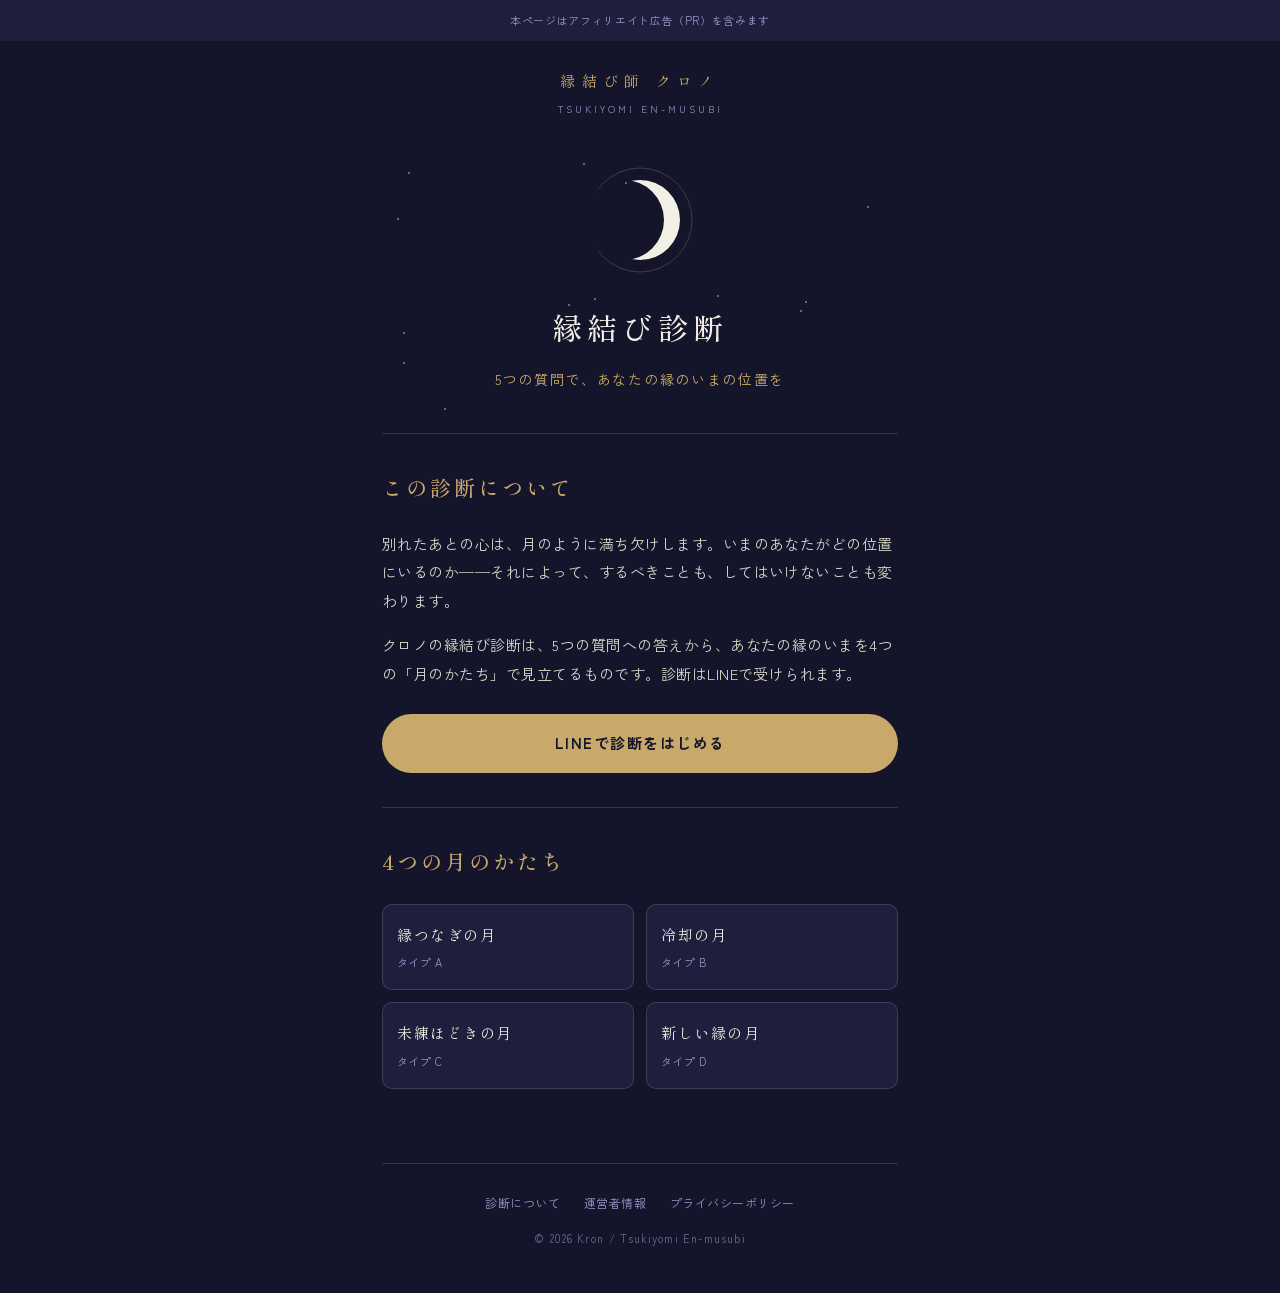
<file: index.html>
<!DOCTYPE html>
<html lang="ja">
<head>
<meta charset="utf-8">
<meta name="viewport" content="width=device-width, initial-scale=1">
<meta name="robots" content="noindex">
<title>縁結び診断｜クロノの縁結び診断</title>
<meta name="description" content="5つの質問から、あなたの縁のいまの位置を4つの月のかたちで診断します。">
<link rel="preconnect" href="https://fonts.googleapis.com">
<link href="https://fonts.googleapis.com/css2?family=Shippori+Mincho:wght@500;600&family=Zen+Kaku+Gothic+New:wght@400;700&display=swap" rel="stylesheet">
<link rel="stylesheet" href="css/style.css">

<script async src="https://www.googletagmanager.com/gtag/js?id=G-Y9PXY6FEEC"></script>
<script>
  window.dataLayer = window.dataLayer || [];
  function gtag(){dataLayer.push(arguments);}
  gtag('js', new Date());

  gtag('config', 'G-Y9PXY6FEEC');
</script>

</head>
<body>
<div class="pr-note">本ページはアフィリエイト広告（PR）を含みます</div>
<header class="site">
  <div class="brand">縁結び師 クロノ</div>
  <div class="brand-sub">TSUKIYOMI EN-MUSUBI</div>
</header>
<div class="wrap">

<div class="hero"><div class="stars"><span style="left:39%;top:12%"></span><span style="left:4%;top:77%"></span><span style="left:41%;top:56%"></span><span style="left:50%;top:69%"></span><span style="left:47%;top:18%"></span><span style="left:94%;top:26%"></span><span style="left:36%;top:58%"></span><span style="left:3%;top:30%"></span><span style="left:81%;top:60%"></span><span style="left:5%;top:15%"></span><span style="left:12%;top:92%"></span><span style="left:65%;top:55%"></span><span style="left:4%;top:67%"></span><span style="left:82%;top:57%"></span></div>
  <svg class="moon-svg" width="120" height="120" viewBox="0 0 120 120" role="img" aria-label="月相"><circle cx="60" cy="60" r="52" fill="none" stroke="#c9a96a" stroke-opacity="0.25" stroke-width="1"/><circle cx="60" cy="60" r="40" fill="#f2efe4"/><circle cx="44" cy="60" r="40" fill="#14152b"/></svg>
  <h1 class="type-name" style="font-size:30px">縁結び診断</h1>
  <div class="type-catch">5つの質問で、あなたの縁のいまの位置を</div>
</div>
<section class="reading">
  <h2 class="sec">この診断について</h2>
  <p>別れたあとの心は、月のように満ち欠けします。いまのあなたがどの位置にいるのか──それによって、するべきことも、してはいけないことも変わります。</p>
  <p>クロノの縁結び診断は、5つの質問への答えから、あなたの縁のいまを4つの「月のかたち」で見立てるものです。診断はLINEで受けられます。</p>
  <a class="cta" href="https://line.me/R/ti/p/%40950cnobt" style="margin-top:26px">LINEで診断をはじめる</a>
</section>
<section>
  <h2 class="sec">4つの月のかたち</h2>
  <div class="others"><a href="type-a.html"><div class="o-name">縁つなぎの月</div><div class="o-sub">タイプ A</div></a><a href="type-b.html"><div class="o-name">冷却の月</div><div class="o-sub">タイプ B</div></a><a href="type-c.html"><div class="o-name">未練ほどきの月</div><div class="o-sub">タイプ C</div></a><a href="type-d.html"><div class="o-name">新しい縁の月</div><div class="o-sub">タイプ D</div></a></div>
</section>

<footer class="site">
  <nav>
    <a href="index.html">診断について</a>
    <a href="about.html">運営者情報</a>
    <a href="privacy.html">プライバシーポリシー</a>
  </nav>
  <div class="copy">&copy; 2026 Kron / Tsukiyomi En-musubi</div>
</footer>
</div>

<!-- CTAクリック計測用スクリプト -->
<script>
document.addEventListener('DOMContentLoaded', function() {
  document.querySelectorAll('.cta').forEach(function(button) {
    button.addEventListener('click', function() {
      gtag('event', 'affiliate_click', {
        'link_url': this.href,
        'page_type': document.title
      });
    });
  });
});
</script>
</body>
</html>
</file>
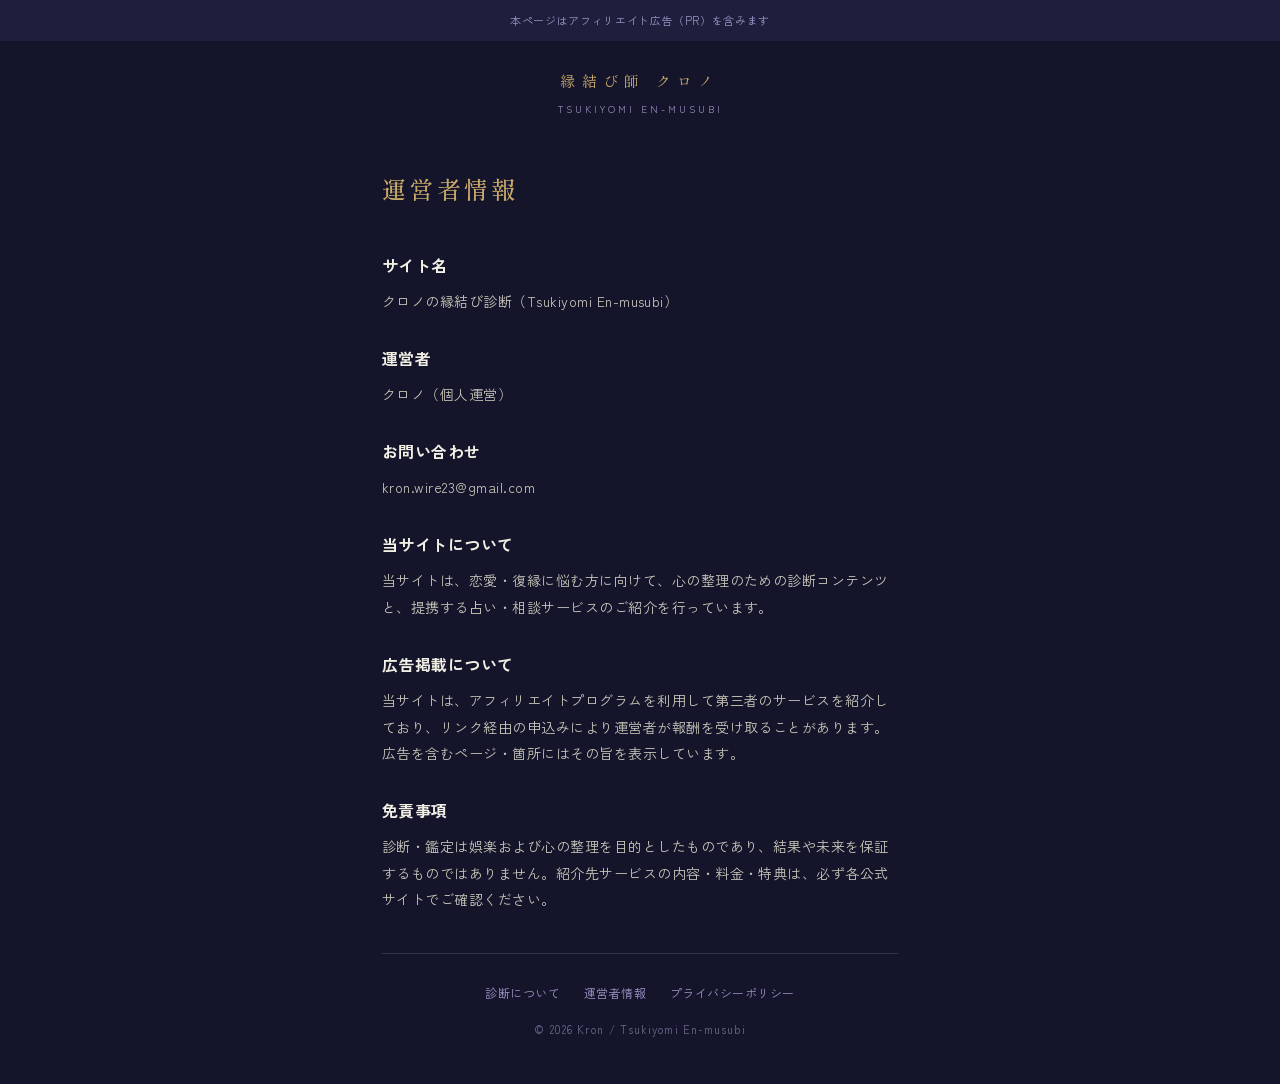
<file: about.html>
<!DOCTYPE html>
<html lang="ja">
<head>
<meta charset="utf-8">
<meta name="viewport" content="width=device-width, initial-scale=1">
<meta name="robots" content="noindex">
<title>運営者情報｜クロノの縁結び診断</title>
<meta name="description" content="当サイトの運営者情報です。">
<link rel="preconnect" href="https://fonts.googleapis.com">
<link href="https://fonts.googleapis.com/css2?family=Shippori+Mincho:wght@500;600&family=Zen+Kaku+Gothic+New:wght@400;700&display=swap" rel="stylesheet">
<link rel="stylesheet" href="css/style.css">

<!-- Google tag (gtag.js) -->
<script async src="https://www.googletagmanager.com/gtag/js?id=G-Y9PXY6FEEC"></script>
<script>
  window.dataLayer = window.dataLayer || [];
  function gtag(){dataLayer.push(arguments);}
  gtag('js', new Date());

  gtag('config', 'G-Y9PXY6FEEC');
</script>

</head>
<body>
<div class="pr-note">本ページはアフィリエイト広告（PR）を含みます</div>
<header class="site">
  <div class="brand">縁結び師 クロノ</div>
  <div class="brand-sub">TSUKIYOMI EN-MUSUBI</div>
</header>
<div class="wrap">

<div class="legal">
<h1>運営者情報</h1>
<h2>サイト名</h2><p>クロノの縁結び診断（Tsukiyomi En-musubi）</p>
<h2>運営者</h2><p>クロノ（個人運営）</p>
<h2>お問い合わせ</h2><p>kron.wire23@gmail.com</p>
<h2>当サイトについて</h2>
<p>当サイトは、恋愛・復縁に悩む方に向けて、心の整理のための診断コンテンツと、提携する占い・相談サービスのご紹介を行っています。</p>
<h2>広告掲載について</h2>
<p>当サイトは、アフィリエイトプログラムを利用して第三者のサービスを紹介しており、リンク経由の申込みにより運営者が報酬を受け取ることがあります。広告を含むページ・箇所にはその旨を表示しています。</p>
<h2>免責事項</h2>
<p>診断・鑑定は娯楽および心の整理を目的としたものであり、結果や未来を保証するものではありません。紹介先サービスの内容・料金・特典は、必ず各公式サイトでご確認ください。</p>
</div>

<footer class="site">
  <nav>
    <a href="index.html">診断について</a>
    <a href="about.html">運営者情報</a>
    <a href="privacy.html">プライバシーポリシー</a>
  </nav>
  <div class="copy">&copy; 2026 Kron / Tsukiyomi En-musubi</div>
</footer>
</div>

<!-- CTAクリック計測用スクリプト -->
<script>
document.addEventListener('DOMContentLoaded', function() {
  document.querySelectorAll('.cta').forEach(function(button) {
    button.addEventListener('click', function() {
      gtag('event', 'affiliate_click', {
        'link_url': this.href,
        'page_type': document.title
      });
    });
  });
});
</script>
</body>
</html>
</file>
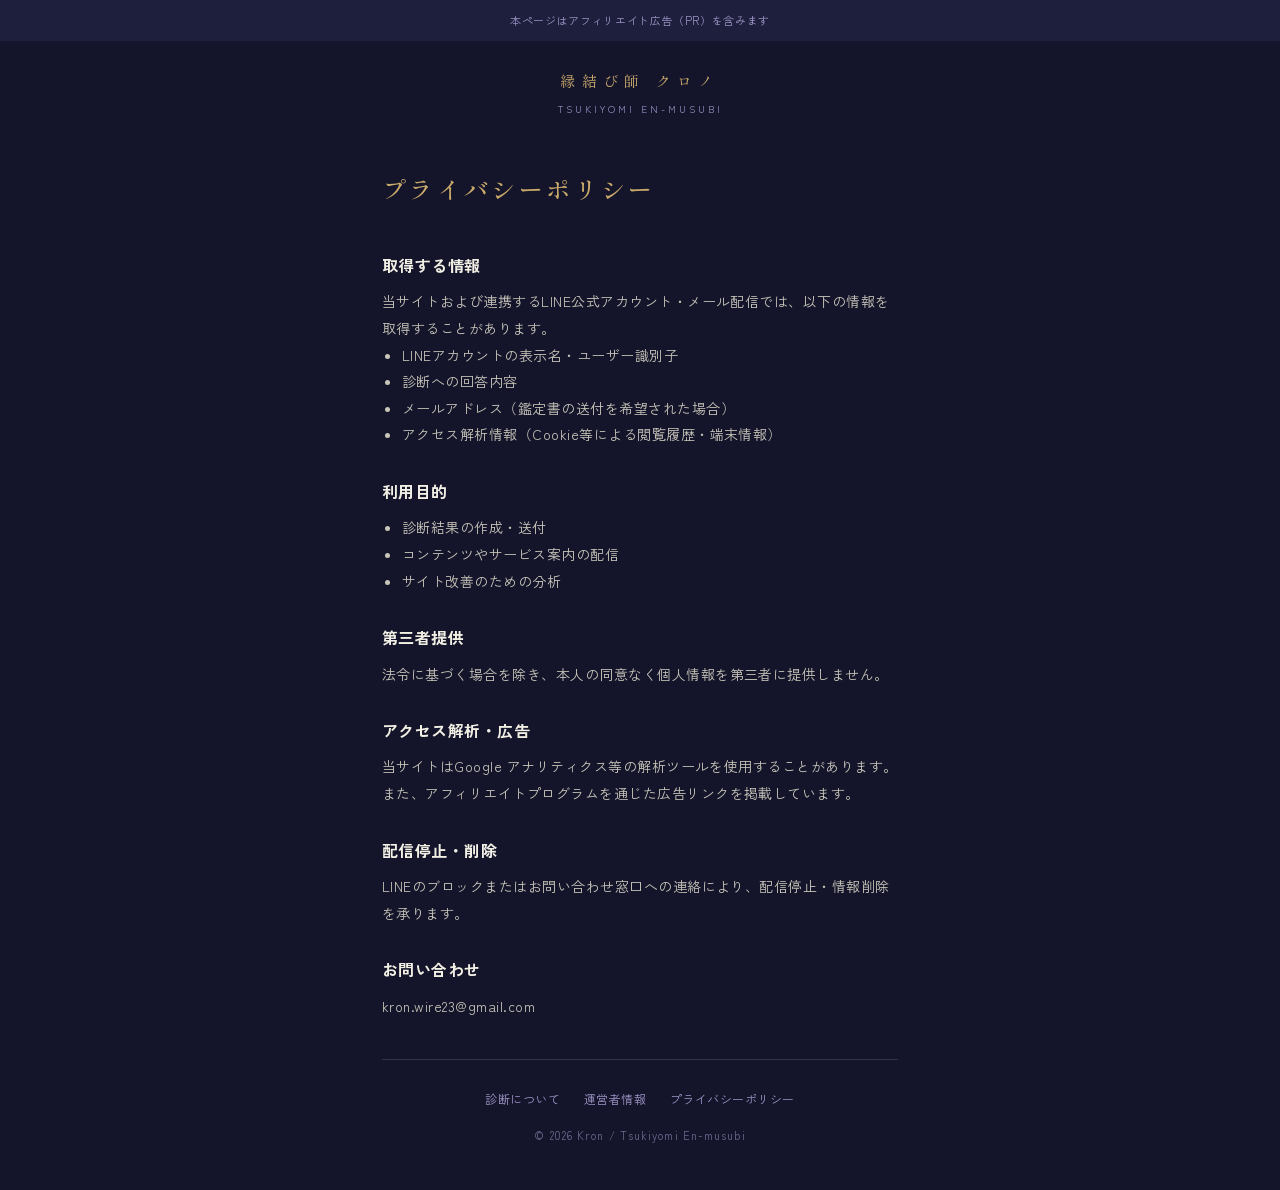
<file: privacy.html>
<!DOCTYPE html>
<html lang="ja">
<head>
<meta charset="utf-8">
<meta name="viewport" content="width=device-width, initial-scale=1">
<meta name="robots" content="noindex">
<title>プライバシーポリシー｜クロノの縁結び診断</title>
<meta name="description" content="当サイトのプライバシーポリシーです。">
<link rel="preconnect" href="https://fonts.googleapis.com">
<link href="https://fonts.googleapis.com/css2?family=Shippori+Mincho:wght@500;600&family=Zen+Kaku+Gothic+New:wght@400;700&display=swap" rel="stylesheet">
<link rel="stylesheet" href="css/style.css">

<script async src="https://www.googletagmanager.com/gtag/js?id=G-Y9PXY6FEEC"></script>
<script>
  window.dataLayer = window.dataLayer || [];
  function gtag(){dataLayer.push(arguments);}
  gtag('js', new Date());

  gtag('config', 'G-Y9PXY6FEEC');
</script>

</head>
<body>
<div class="pr-note">本ページはアフィリエイト広告（PR）を含みます</div>
<header class="site">
  <div class="brand">縁結び師 クロノ</div>
  <div class="brand-sub">TSUKIYOMI EN-MUSUBI</div>
</header>
<div class="wrap">

<div class="legal">
<h1>プライバシーポリシー</h1>
<h2>取得する情報</h2>
<p>当サイトおよび連携するLINE公式アカウント・メール配信では、以下の情報を取得することがあります。</p>
<ul><li>LINEアカウントの表示名・ユーザー識別子</li><li>診断への回答内容</li><li>メールアドレス（鑑定書の送付を希望された場合）</li><li>アクセス解析情報（Cookie等による閲覧履歴・端末情報）</li></ul>
<h2>利用目的</h2>
<ul><li>診断結果の作成・送付</li><li>コンテンツやサービス案内の配信</li><li>サイト改善のための分析</li></ul>
<h2>第三者提供</h2>
<p>法令に基づく場合を除き、本人の同意なく個人情報を第三者に提供しません。</p>
<h2>アクセス解析・広告</h2>
<p>当サイトはGoogle アナリティクス等の解析ツールを使用することがあります。また、アフィリエイトプログラムを通じた広告リンクを掲載しています。</p>
<h2>配信停止・削除</h2>
<p>LINEのブロックまたはお問い合わせ窓口への連絡により、配信停止・情報削除を承ります。</p>
<h2>お問い合わせ</h2>
<p>kron.wire23@gmail.com</p>
</div>

<footer class="site">
  <nav>
    <a href="index.html">診断について</a>
    <a href="about.html">運営者情報</a>
    <a href="privacy.html">プライバシーポリシー</a>
  </nav>
  <div class="copy">&copy; 2026 Kron / Tsukiyomi En-musubi</div>
</footer>
</div>

<script>
document.addEventListener('DOMContentLoaded', function() {
  document.querySelectorAll('.cta').forEach(function(button) {
    button.addEventListener('click', function() {
      gtag('event', 'affiliate_click', {
        'link_url': this.href,
        'page_type': document.title
      });
    });
  });
});
</script>
</body>
</html>
</file>
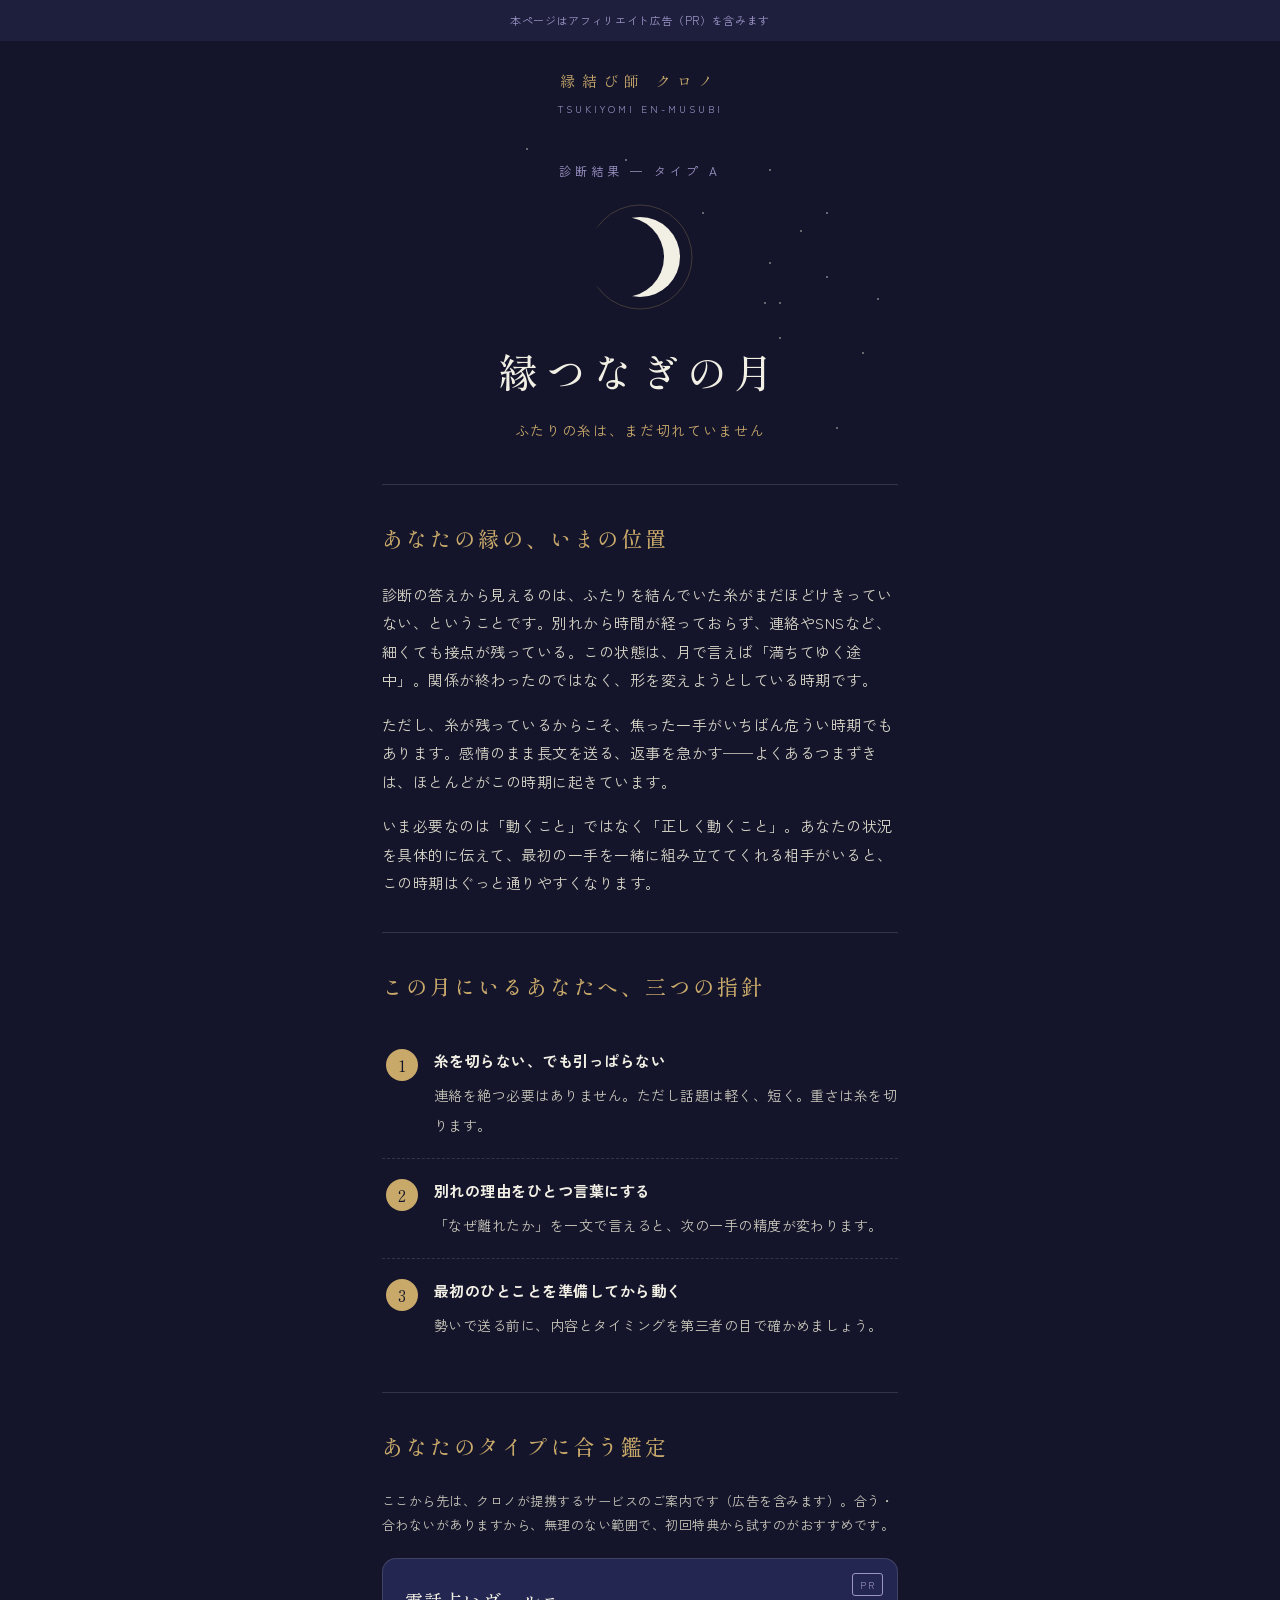
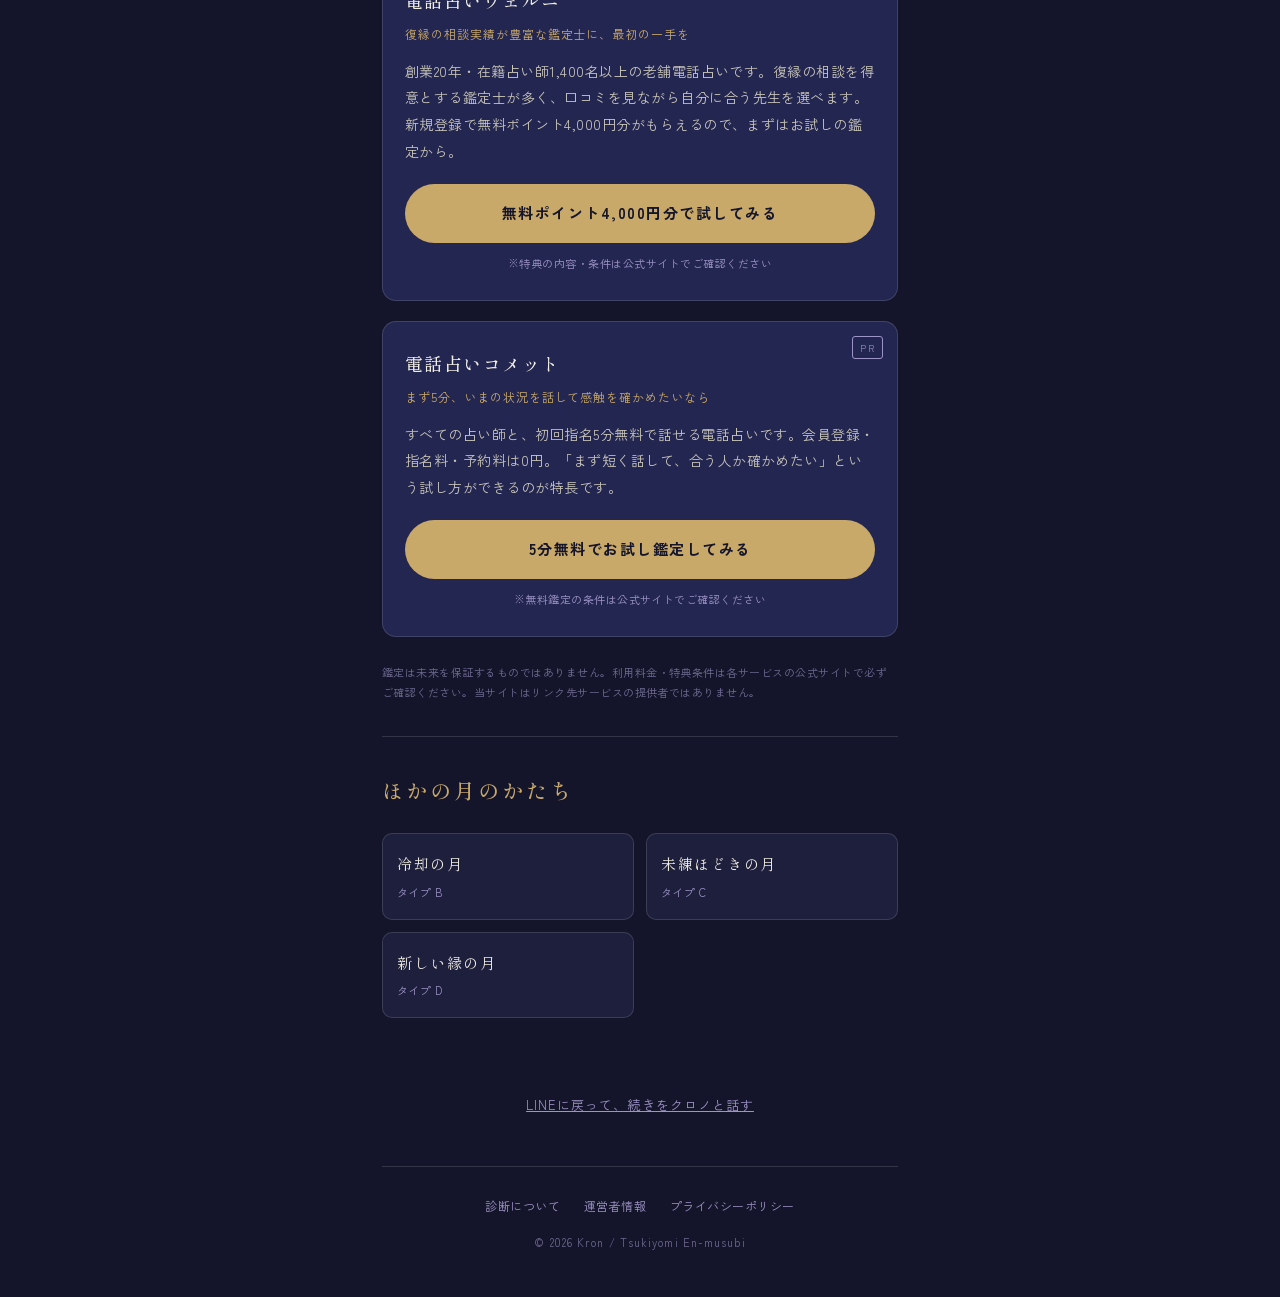
<file: type-a.html>
<!DOCTYPE html>
<html lang="ja">
<head>
<meta charset="utf-8">
<meta name="viewport" content="width=device-width, initial-scale=1">
<meta name="robots" content="noindex">
<title>縁つなぎの月｜クロノの縁結び診断</title>
<meta name="description" content="別れて日が浅く、接点も残っているあなたへ。今の縁の状態と、動きどきの見極め方。">
<link rel="preconnect" href="https://fonts.googleapis.com">
<link href="https://fonts.googleapis.com/css2?family=Shippori+Mincho:wght@500;600&family=Zen+Kaku+Gothic+New:wght@400;700&display=swap" rel="stylesheet">
<link rel="stylesheet" href="css/style.css">

<script async src="https://www.googletagmanager.com/gtag/js?id=G-Y9PXY6FEEC"></script>
<script>
  window.dataLayer = window.dataLayer || [];
  function gtag(){dataLayer.push(arguments);}
  gtag('js', new Date());

  gtag('config', 'G-Y9PXY6FEEC');
</script>

</head>
<body>
<div class="pr-note">本ページはアフィリエイト広告（PR）を含みます</div>
<header class="site">
  <div class="brand">縁結び師 クロノ</div>
  <div class="brand-sub">TSUKIYOMI EN-MUSUBI</div>
</header>
<div class="wrap">

<div class="hero"><div class="stars"><span style="left:47%;top:9%"></span><span style="left:28%;top:6%"></span><span style="left:77%;top:49%"></span><span style="left:86%;top:24%"></span><span style="left:81%;top:29%"></span><span style="left:96%;top:48%"></span><span style="left:74%;top:49%"></span><span style="left:75%;top:38%"></span><span style="left:86%;top:42%"></span><span style="left:75%;top:12%"></span><span style="left:62%;top:24%"></span><span style="left:93%;top:63%"></span><span style="left:77%;top:59%"></span><span style="left:88%;top:84%"></span></div>
  <div class="type-eyebrow">診断結果 ─ タイプ A</div>
  <svg class="moon-svg" width="120" height="120" viewBox="0 0 120 120" role="img" aria-label="月相"><circle cx="60" cy="60" r="52" fill="none" stroke="#c9a96a" stroke-opacity="0.25" stroke-width="1"/><circle cx="60" cy="60" r="40" fill="#f2efe4"/><circle cx="44" cy="60" r="40" fill="#14152b"/></svg>
  <h1 class="type-name">縁つなぎの月</h1>
  <div class="type-catch">ふたりの糸は、まだ切れていません</div>
</div>
<section class="reading">
  <h2 class="sec">あなたの縁の、いまの位置</h2>
  <p>診断の答えから見えるのは、ふたりを結んでいた糸がまだほどけきっていない、ということです。別れから時間が経っておらず、連絡やSNSなど、細くても接点が残っている。この状態は、月で言えば「満ちてゆく途中」。関係が終わったのではなく、形を変えようとしている時期です。</p><p>ただし、糸が残っているからこそ、焦った一手がいちばん危うい時期でもあります。感情のまま長文を送る、返事を急かす──よくあるつまずきは、ほとんどがこの時期に起きています。</p><p>いま必要なのは「動くこと」ではなく「正しく動くこと」。あなたの状況を具体的に伝えて、最初の一手を一緒に組み立ててくれる相手がいると、この時期はぐっと通りやすくなります。</p>
</section>
<section>
  <h2 class="sec">この月にいるあなたへ、三つの指針</h2>
  <ul class="guide"><li><b>糸を切らない、でも引っぱらない</b><span>連絡を絶つ必要はありません。ただし話題は軽く、短く。重さは糸を切ります。</span></li><li><b>別れの理由をひとつ言葉にする</b><span>「なぜ離れたか」を一文で言えると、次の一手の精度が変わります。</span></li><li><b>最初のひとことを準備してから動く</b><span>勢いで送る前に、内容とタイミングを第三者の目で確かめましょう。</span></li></ul>
</section>
<section>
  <h2 class="sec">あなたのタイプに合う鑑定</h2>
  <p style="font-size:13px;color:#c9c6ba;margin-bottom:20px">ここから先は、クロノが提携するサービスのご案内です（広告を含みます）。合う・合わないがありますから、無理のない範囲で、初回特典から試すのがおすすめです。</p>
  <div class="rec-cards">
<div class="card">
  <span class="pr-badge">PR</span>
  <h3>電話占いヴェルニ</h3>
  <div class="fit">復縁の相談実績が豊富な鑑定士に、最初の一手を</div>
  <p>創業20年・在籍占い師1,400名以上の老舗電話占いです。復縁の相談を得意とする鑑定士が多く、口コミを見ながら自分に合う先生を選べます。新規登録で無料ポイント4,000円分がもらえるので、まずはお試しの鑑定から。</p>
  <a class="cta" href="https://px.a8.net/svt/ejp?a8mat=4B66KI+52S49M+2H0Q+U6ODE" rel="nofollow sponsored">無料ポイント4,000円分で試してみる</a>
  <div class="note">※特典の内容・条件は公式サイトでご確認ください</div>
</div>
<div class="card">
  <span class="pr-badge">PR</span>
  <h3>電話占いコメット</h3>
  <div class="fit">まず5分、いまの状況を話して感触を確かめたいなら</div>
  <p>すべての占い師と、初回指名5分無料で話せる電話占いです。会員登録・指名料・予約料は0円。「まず短く話して、合う人か確かめたい」という試し方ができるのが特長です。</p>
  <a class="cta" href="https://px.a8.net/svt/ejp?a8mat=4B66KI+4WTS7U+48YY+5YJRM" rel="nofollow sponsored">5分無料でお試し鑑定してみる</a>
  <div class="note">※無料鑑定の条件は公式サイトでご確認ください</div>
</div></div>
  <p class="disclaimer">鑑定は未来を保証するものではありません。利用料金・特典条件は各サービスの公式サイトで必ずご確認ください。当サイトはリンク先サービスの提供者ではありません。</p>
</section>
<section>
  <h2 class="sec">ほかの月のかたち</h2>
  <div class="others"><a href="type-b.html"><div class="o-name">冷却の月</div><div class="o-sub">タイプ B</div></a><a href="type-c.html"><div class="o-name">未練ほどきの月</div><div class="o-sub">タイプ C</div></a><a href="type-d.html"><div class="o-name">新しい縁の月</div><div class="o-sub">タイプ D</div></a></div>
</section>
<div class="line-back"><a href="https://lin.ee/uAOGnYP">LINEに戻って、続きをクロノと話す</a></div>

<footer class="site">
  <nav>
    <a href="index.html">診断について</a>
    <a href="about.html">運営者情報</a>
    <a href="privacy.html">プライバシーポリシー</a>
  </nav>
  <div class="copy">&copy; 2026 Kron / Tsukiyomi En-musubi</div>
</footer>
</div>

<script>
document.addEventListener('DOMContentLoaded', function() {
  document.querySelectorAll('.cta').forEach(function(button) {
    button.addEventListener('click', function() {
      gtag('event', 'affiliate_click', {
        'link_url': this.href,
        'page_type': document.title
      });
    });
  });
});
</script>
</body>
</html>
</file>
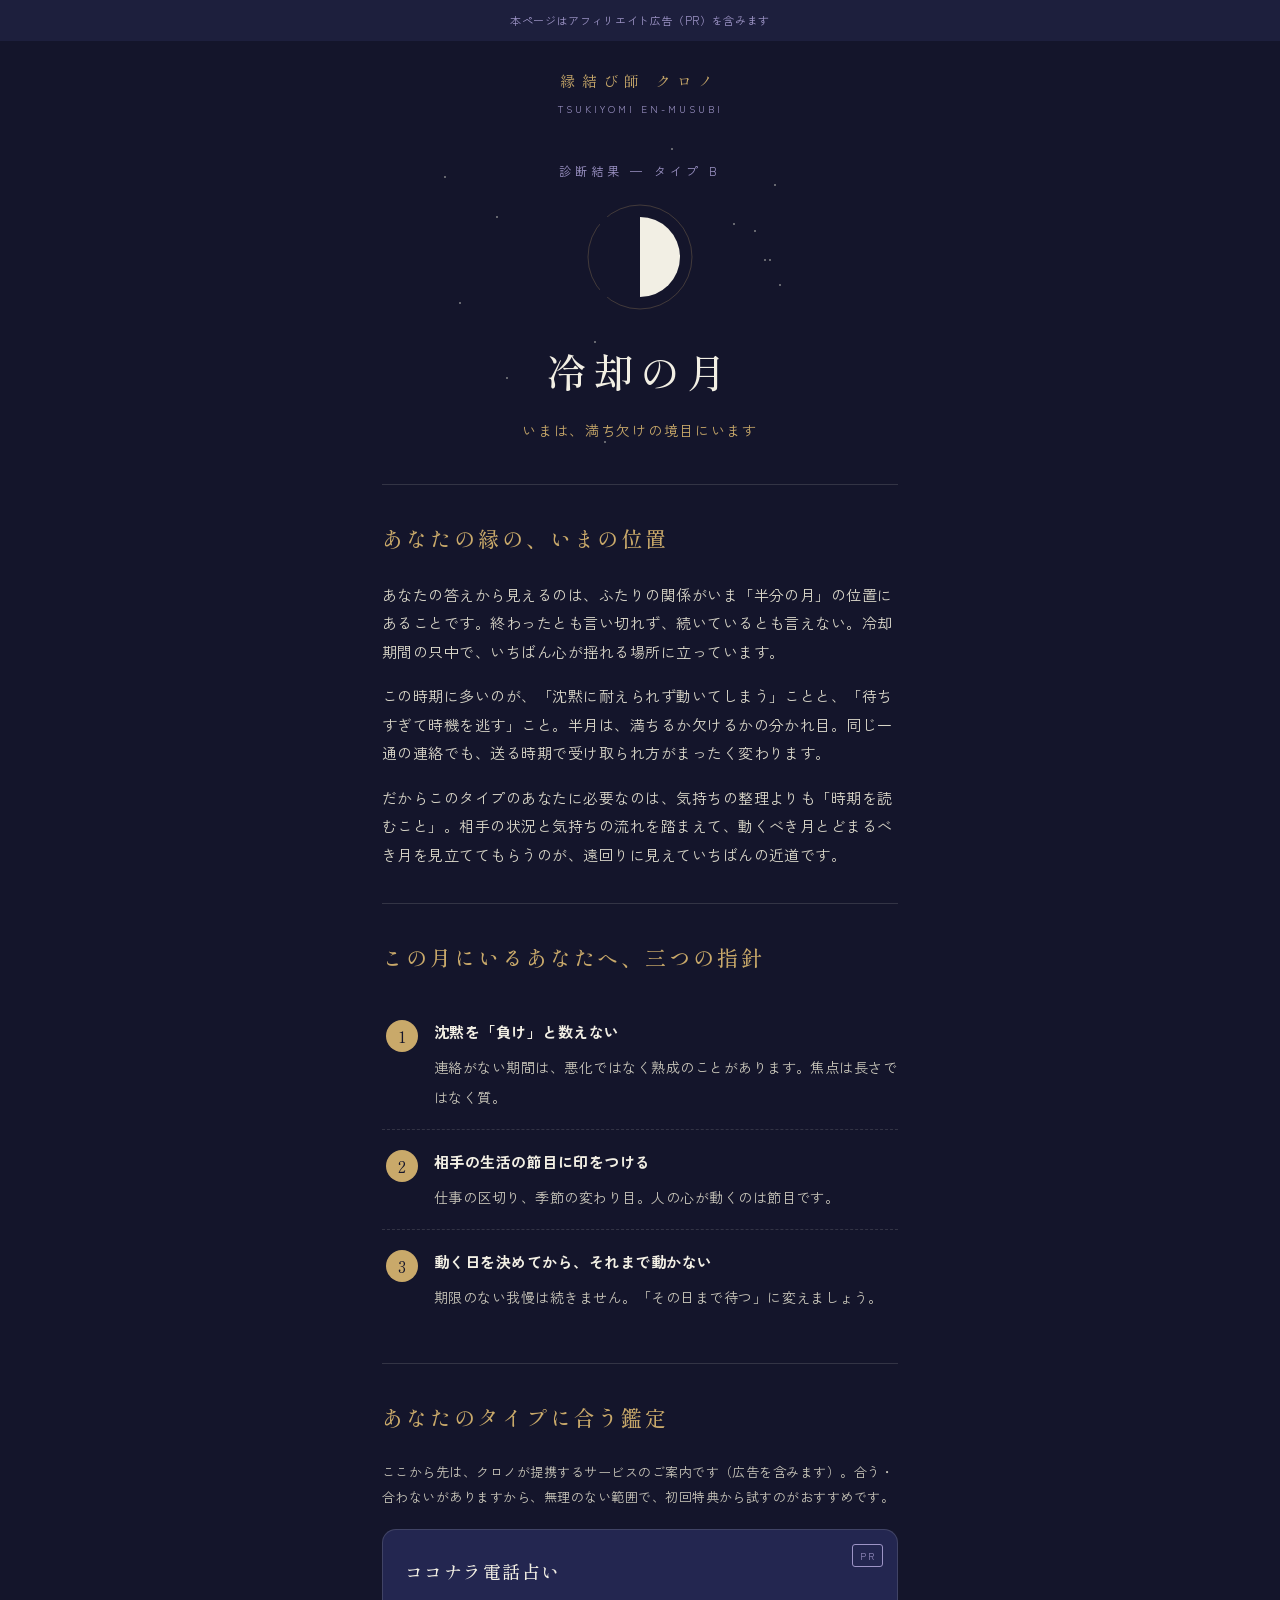
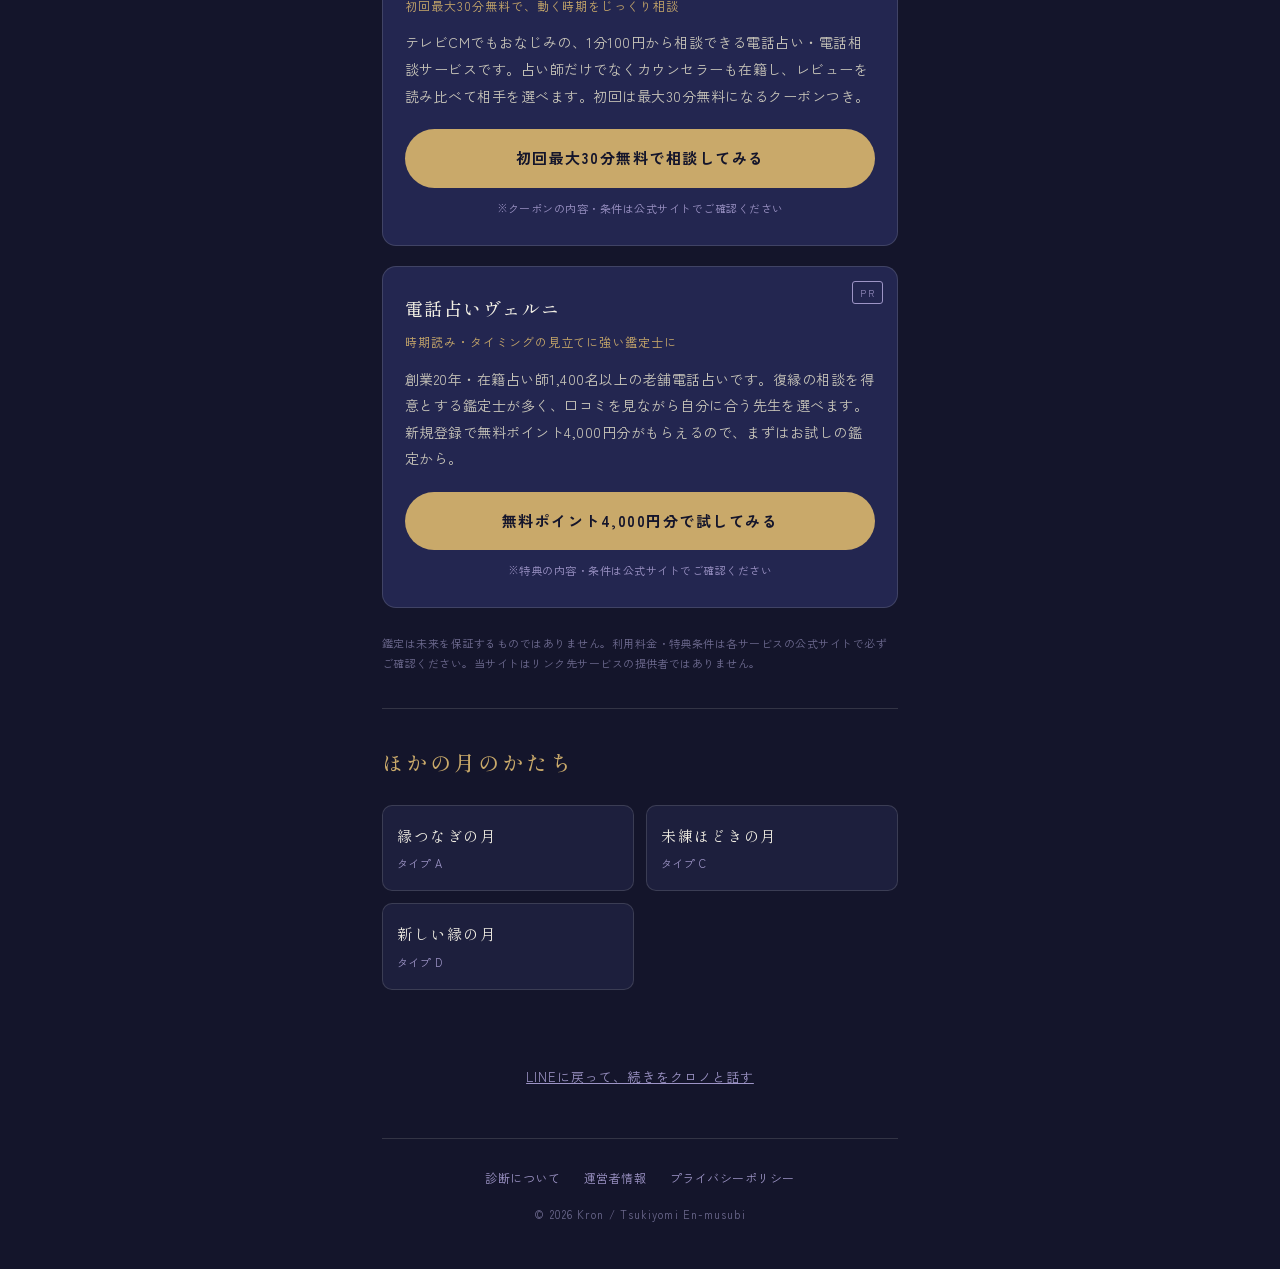
<file: type-b.html>
<!DOCTYPE html>
<html lang="ja">
<head>
<meta charset="utf-8">
<meta name="viewport" content="width=device-width, initial-scale=1">
<meta name="robots" content="noindex">
<title>冷却の月｜クロノの縁結び診断</title>
<meta name="description" content="冷却期間の途中で、連絡すべきか迷っているあなたへ。タイミングの見極め方。">
<link rel="preconnect" href="https://fonts.googleapis.com">
<link href="https://fonts.googleapis.com/css2?family=Shippori+Mincho:wght@500;600&family=Zen+Kaku+Gothic+New:wght@400;700&display=swap" rel="stylesheet">
<link rel="stylesheet" href="css/style.css">

<script async src="https://www.googletagmanager.com/gtag/js?id=G-Y9PXY6FEEC"></script>
<script>
  window.dataLayer = window.dataLayer || [];
  function gtag(){dataLayer.push(arguments);}
  gtag('js', new Date());

  gtag('config', 'G-Y9PXY6FEEC');
</script>

</head>
<body>
<div class="pr-note">本ページはアフィリエイト広告（PR）を含みます</div>
<header class="site">
  <div class="brand">縁結び師 クロノ</div>
  <div class="brand-sub">TSUKIYOMI EN-MUSUBI</div>
</header>
<div class="wrap">

<div class="hero"><div class="stars"><span style="left:22%;top:25%"></span><span style="left:24%;top:70%"></span><span style="left:43%;top:88%"></span><span style="left:68%;top:27%"></span><span style="left:76%;top:16%"></span><span style="left:12%;top:14%"></span><span style="left:56%;top:6%"></span><span style="left:74%;top:37%"></span><span style="left:75%;top:37%"></span><span style="left:77%;top:44%"></span><span style="left:15%;top:49%"></span><span style="left:38%;top:71%"></span><span style="left:41%;top:60%"></span><span style="left:72%;top:29%"></span></div>
  <div class="type-eyebrow">診断結果 ─ タイプ B</div>
  <svg class="moon-svg" width="120" height="120" viewBox="0 0 120 120" role="img" aria-label="月相"><circle cx="60" cy="60" r="52" fill="none" stroke="#c9a96a" stroke-opacity="0.25" stroke-width="1"/><circle cx="60" cy="60" r="40" fill="#f2efe4"/><rect x="20" y="20" width="40" height="80" fill="#14152b"/></svg>
  <h1 class="type-name">冷却の月</h1>
  <div class="type-catch">いまは、満ち欠けの境目にいます</div>
</div>
<section class="reading">
  <h2 class="sec">あなたの縁の、いまの位置</h2>
  <p>あなたの答えから見えるのは、ふたりの関係がいま「半分の月」の位置にあることです。終わったとも言い切れず、続いているとも言えない。冷却期間の只中で、いちばん心が揺れる場所に立っています。</p><p>この時期に多いのが、「沈黙に耐えられず動いてしまう」ことと、「待ちすぎて時機を逃す」こと。半月は、満ちるか欠けるかの分かれ目。同じ一通の連絡でも、送る時期で受け取られ方がまったく変わります。</p><p>だからこのタイプのあなたに必要なのは、気持ちの整理よりも「時期を読むこと」。相手の状況と気持ちの流れを踏まえて、動くべき月とどまるべき月を見立ててもらうのが、遠回りに見えていちばんの近道です。</p>
</section>
<section>
  <h2 class="sec">この月にいるあなたへ、三つの指針</h2>
  <ul class="guide"><li><b>沈黙を「負け」と数えない</b><span>連絡がない期間は、悪化ではなく熟成のことがあります。焦点は長さではなく質。</span></li><li><b>相手の生活の節目に印をつける</b><span>仕事の区切り、季節の変わり目。人の心が動くのは節目です。</span></li><li><b>動く日を決めてから、それまで動かない</b><span>期限のない我慢は続きません。「その日まで待つ」に変えましょう。</span></li></ul>
</section>
<section>
  <h2 class="sec">あなたのタイプに合う鑑定</h2>
  <p style="font-size:13px;color:#c9c6ba;margin-bottom:20px">ここから先は、クロノが提携するサービスのご案内です（広告を含みます）。合う・合わないがありますから、無理のない範囲で、初回特典から試すのがおすすめです。</p>
  <div class="rec-cards">
<div class="card">
  <span class="pr-badge">PR</span>
  <h3>ココナラ電話占い</h3>
  <div class="fit">初回最大30分無料で、動く時期をじっくり相談</div>
  <p>テレビCMでもおなじみの、1分100円から相談できる電話占い・電話相談サービスです。占い師だけでなくカウンセラーも在籍し、レビューを読み比べて相手を選べます。初回は最大30分無料になるクーポンつき。</p>
  <a class="cta" href="https://px.a8.net/svt/ejp?a8mat=4B66KI+4RGVRU+2PEO+HUD03&a8ejpredirect=https%3A%2F%2Fcoconala.com%2Fcategories%2F3%3Fservice_kind%3D1" rel="nofollow sponsored">初回最大30分無料で相談してみる</a>
  <div class="note">※クーポンの内容・条件は公式サイトでご確認ください</div>
</div>
<div class="card">
  <span class="pr-badge">PR</span>
  <h3>電話占いヴェルニ</h3>
  <div class="fit">時期読み・タイミングの見立てに強い鑑定士に</div>
  <p>創業20年・在籍占い師1,400名以上の老舗電話占いです。復縁の相談を得意とする鑑定士が多く、口コミを見ながら自分に合う先生を選べます。新規登録で無料ポイント4,000円分がもらえるので、まずはお試しの鑑定から。</p>
  <a class="cta" href="https://px.a8.net/svt/ejp?a8mat=4B66KI+52S49M+2H0Q+U6ODE" rel="nofollow sponsored">無料ポイント4,000円分で試してみる</a>
  <div class="note">※特典の内容・条件は公式サイトでご確認ください</div>
</div></div>
  <p class="disclaimer">鑑定は未来を保証するものではありません。利用料金・特典条件は各サービスの公式サイトで必ずご確認ください。当サイトはリンク先サービスの提供者ではありません。</p>
</section>
<section>
  <h2 class="sec">ほかの月のかたち</h2>
  <div class="others"><a href="type-a.html"><div class="o-name">縁つなぎの月</div><div class="o-sub">タイプ A</div></a><a href="type-c.html"><div class="o-name">未練ほどきの月</div><div class="o-sub">タイプ C</div></a><a href="type-d.html"><div class="o-name">新しい縁の月</div><div class="o-sub">タイプ D</div></a></div>
</section>
<div class="line-back"><a href="https://lin.ee/uAOGnYP">LINEに戻って、続きをクロノと話す</a></div>

<footer class="site">
  <nav>
    <a href="index.html">診断について</a>
    <a href="about.html">運営者情報</a>
    <a href="privacy.html">プライバシーポリシー</a>
  </nav>
  <div class="copy">&copy; 2026 Kron / Tsukiyomi En-musubi</div>
</footer>
</div>

<script>
document.addEventListener('DOMContentLoaded', function() {
  document.querySelectorAll('.cta').forEach(function(button) {
    button.addEventListener('click', function() {
      gtag('event', 'affiliate_click', {
        'link_url': this.href,
        'page_type': document.title
      });
    });
  });
});
</script>
</body>
</html>
</file>
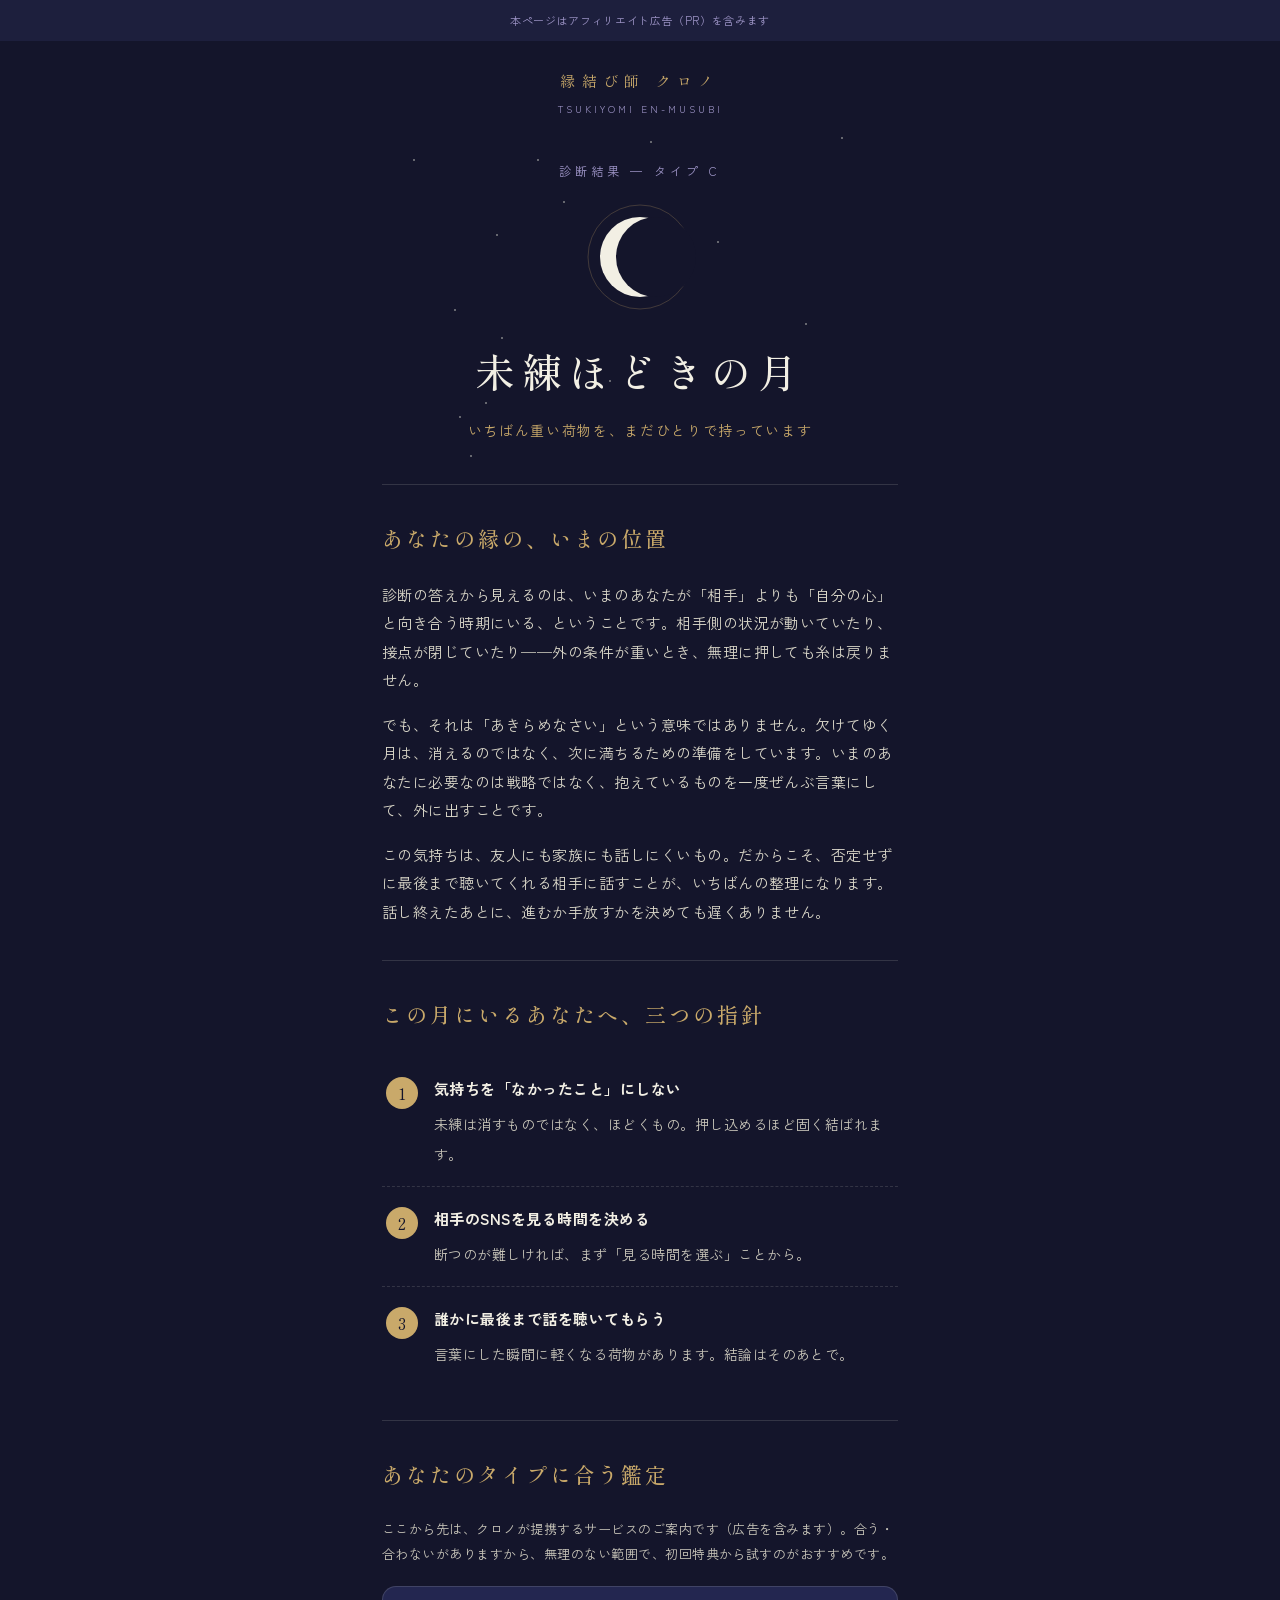
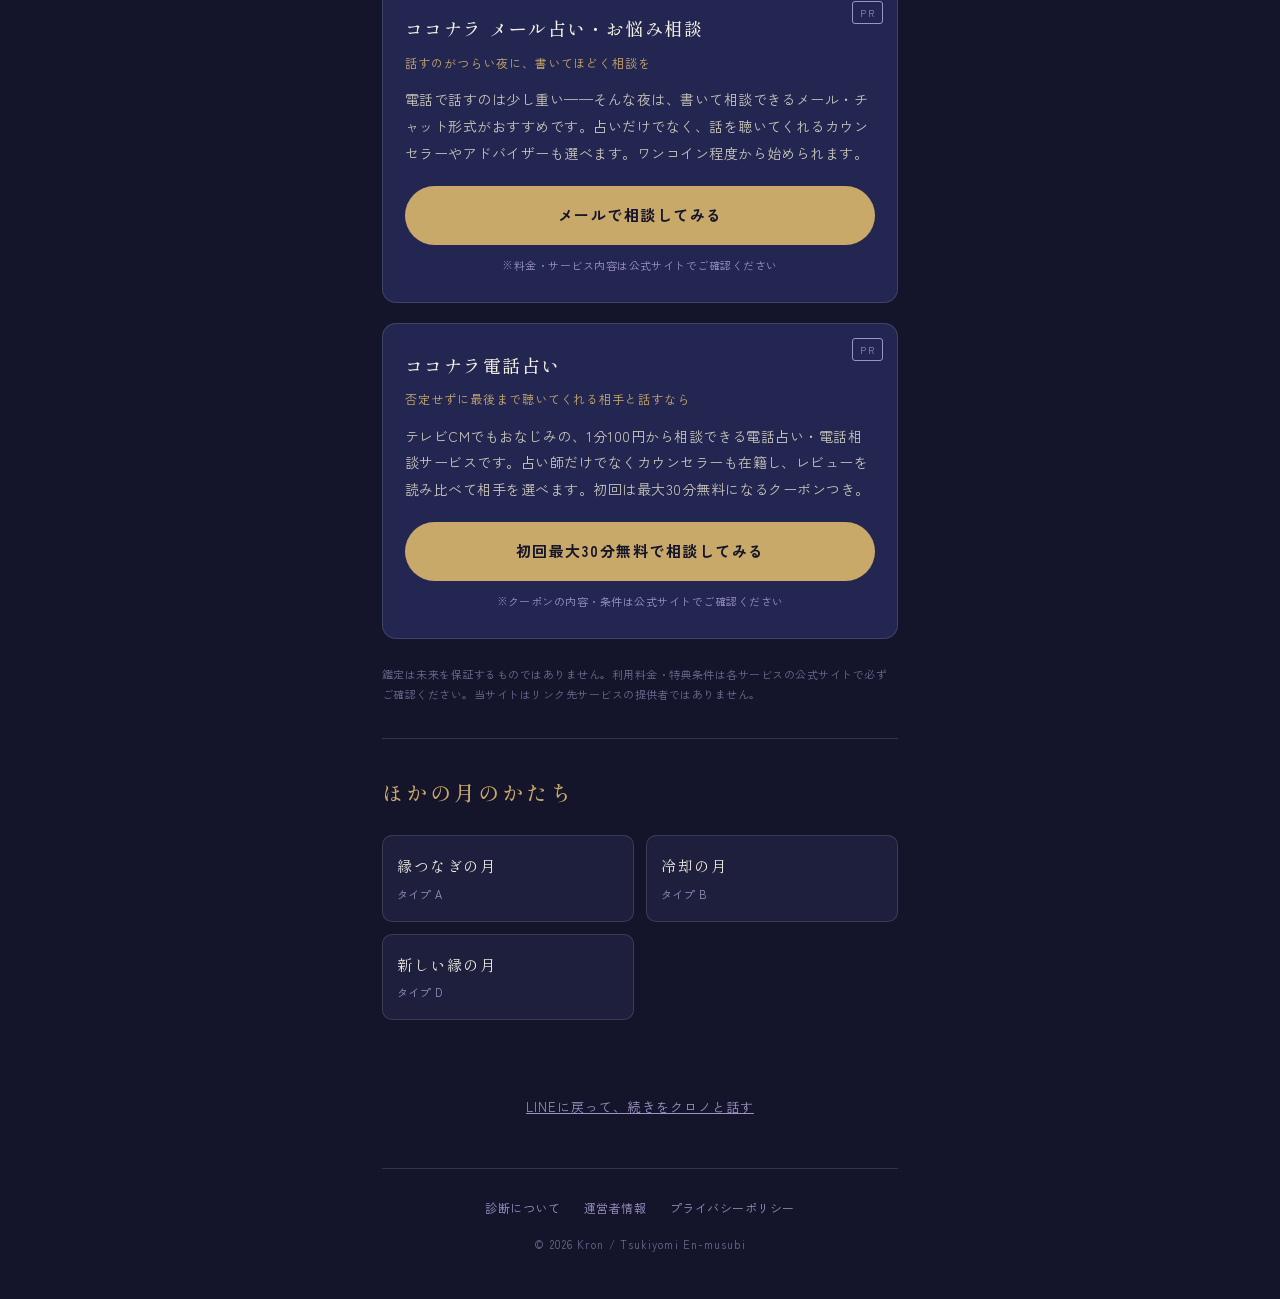
<file: type-c.html>
<!DOCTYPE html>
<html lang="ja">
<head>
<meta charset="utf-8">
<meta name="viewport" content="width=device-width, initial-scale=1">
<meta name="robots" content="noindex">
<title>未練ほどきの月｜クロノの縁結び診断</title>
<meta name="description" content="相手に新しい関係があるなど、心の整理が先のあなたへ。未練との向き合い方。">
<link rel="preconnect" href="https://fonts.googleapis.com">
<link href="https://fonts.googleapis.com/css2?family=Shippori+Mincho:wght@500;600&family=Zen+Kaku+Gothic+New:wght@400;700&display=swap" rel="stylesheet">
<link rel="stylesheet" href="css/style.css">

<script async src="https://www.googletagmanager.com/gtag/js?id=G-Y9PXY6FEEC"></script>
<script>
  window.dataLayer = window.dataLayer || [];
  function gtag(){dataLayer.push(arguments);}
  gtag('js', new Date());

  gtag('config', 'G-Y9PXY6FEEC');
</script>

</head>
<body>
<div class="pr-note">本ページはアフィリエイト広告（PR）を含みます</div>
<header class="site">
  <div class="brand">縁結び師 クロノ</div>
  <div class="brand-sub">TSUKIYOMI EN-MUSUBI</div>
</header>
<div class="wrap">

<div class="hero"><div class="stars"><span style="left:35%;top:21%"></span><span style="left:15%;top:81%"></span><span style="left:17%;top:92%"></span><span style="left:65%;top:32%"></span><span style="left:44%;top:71%"></span><span style="left:20%;top:77%"></span><span style="left:14%;top:51%"></span><span style="left:23%;top:59%"></span><span style="left:6%;top:9%"></span><span style="left:82%;top:55%"></span><span style="left:52%;top:4%"></span><span style="left:22%;top:30%"></span><span style="left:89%;top:3%"></span><span style="left:30%;top:9%"></span></div>
  <div class="type-eyebrow">診断結果 ─ タイプ C</div>
  <svg class="moon-svg" width="120" height="120" viewBox="0 0 120 120" role="img" aria-label="月相"><circle cx="60" cy="60" r="52" fill="none" stroke="#c9a96a" stroke-opacity="0.25" stroke-width="1"/><circle cx="60" cy="60" r="40" fill="#f2efe4"/><circle cx="76" cy="60" r="40" fill="#14152b"/></svg>
  <h1 class="type-name">未練ほどきの月</h1>
  <div class="type-catch">いちばん重い荷物を、まだひとりで持っています</div>
</div>
<section class="reading">
  <h2 class="sec">あなたの縁の、いまの位置</h2>
  <p>診断の答えから見えるのは、いまのあなたが「相手」よりも「自分の心」と向き合う時期にいる、ということです。相手側の状況が動いていたり、接点が閉じていたり──外の条件が重いとき、無理に押しても糸は戻りません。</p><p>でも、それは「あきらめなさい」という意味ではありません。欠けてゆく月は、消えるのではなく、次に満ちるための準備をしています。いまのあなたに必要なのは戦略ではなく、抱えているものを一度ぜんぶ言葉にして、外に出すことです。</p><p>この気持ちは、友人にも家族にも話しにくいもの。だからこそ、否定せずに最後まで聴いてくれる相手に話すことが、いちばんの整理になります。話し終えたあとに、進むか手放すかを決めても遅くありません。</p>
</section>
<section>
  <h2 class="sec">この月にいるあなたへ、三つの指針</h2>
  <ul class="guide"><li><b>気持ちを「なかったこと」にしない</b><span>未練は消すものではなく、ほどくもの。押し込めるほど固く結ばれます。</span></li><li><b>相手のSNSを見る時間を決める</b><span>断つのが難しければ、まず「見る時間を選ぶ」ことから。</span></li><li><b>誰かに最後まで話を聴いてもらう</b><span>言葉にした瞬間に軽くなる荷物があります。結論はそのあとで。</span></li></ul>
</section>
<section>
  <h2 class="sec">あなたのタイプに合う鑑定</h2>
  <p style="font-size:13px;color:#c9c6ba;margin-bottom:20px">ここから先は、クロノが提携するサービスのご案内です（広告を含みます）。合う・合わないがありますから、無理のない範囲で、初回特典から試すのがおすすめです。</p>
  <div class="rec-cards">
<div class="card">
  <span class="pr-badge">PR</span>
  <h3>ココナラ メール占い・お悩み相談</h3>
  <div class="fit">話すのがつらい夜に、書いてほどく相談を</div>
  <p>電話で話すのは少し重い——そんな夜は、書いて相談できるメール・チャット形式がおすすめです。占いだけでなく、話を聴いてくれるカウンセラーやアドバイザーも選べます。ワンコイン程度から始められます。</p>
  <a class="cta" href="https://px.a8.net/svt/ejp?a8mat=4B66KI+4S2BDM+2PEO+1HKDAR&a8ejpredirect=https%3A%2F%2Fcoconala.com%2Fcategories%2F3%3Fservice_kind%3D0" rel="nofollow sponsored">メールで相談してみる</a>
  <div class="note">※料金・サービス内容は公式サイトでご確認ください</div>
</div>
<div class="card">
  <span class="pr-badge">PR</span>
  <h3>ココナラ電話占い</h3>
  <div class="fit">否定せずに最後まで聴いてくれる相手と話すなら</div>
  <p>テレビCMでもおなじみの、1分100円から相談できる電話占い・電話相談サービスです。占い師だけでなくカウンセラーも在籍し、レビューを読み比べて相手を選べます。初回は最大30分無料になるクーポンつき。</p>
  <a class="cta" href="https://px.a8.net/svt/ejp?a8mat=4B66KI+4RGVRU+2PEO+HUD03&a8ejpredirect=https%3A%2F%2Fcoconala.com%2Fcategories%2F3%3Fservice_kind%3D1" rel="nofollow sponsored">初回最大30分無料で相談してみる</a>
  <div class="note">※クーポンの内容・条件は公式サイトでご確認ください</div>
</div></div>
  <p class="disclaimer">鑑定は未来を保証するものではありません。利用料金・特典条件は各サービスの公式サイトで必ずご確認ください。当サイトはリンク先サービスの提供者ではありません。</p>
</section>
<section>
  <h2 class="sec">ほかの月のかたち</h2>
  <div class="others"><a href="type-a.html"><div class="o-name">縁つなぎの月</div><div class="o-sub">タイプ A</div></a><a href="type-b.html"><div class="o-name">冷却の月</div><div class="o-sub">タイプ B</div></a><a href="type-d.html"><div class="o-name">新しい縁の月</div><div class="o-sub">タイプ D</div></a></div>
</section>
<div class="line-back"><a href="https://lin.ee/uAOGnYP">LINEに戻って、続きをクロノと話す</a></div>

<footer class="site">
  <nav>
    <a href="index.html">診断について</a>
    <a href="about.html">運営者情報</a>
    <a href="privacy.html">プライバシーポリシー</a>
  </nav>
  <div class="copy">&copy; 2026 Kron / Tsukiyomi En-musubi</div>
</footer>
</div>

<script>
document.addEventListener('DOMContentLoaded', function() {
  document.querySelectorAll('.cta').forEach(function(button) {
    button.addEventListener('click', function() {
      gtag('event', 'affiliate_click', {
        'link_url': this.href,
        'page_type': document.title
      });
    });
  });
});
</script>
</body>
</html>
</file>
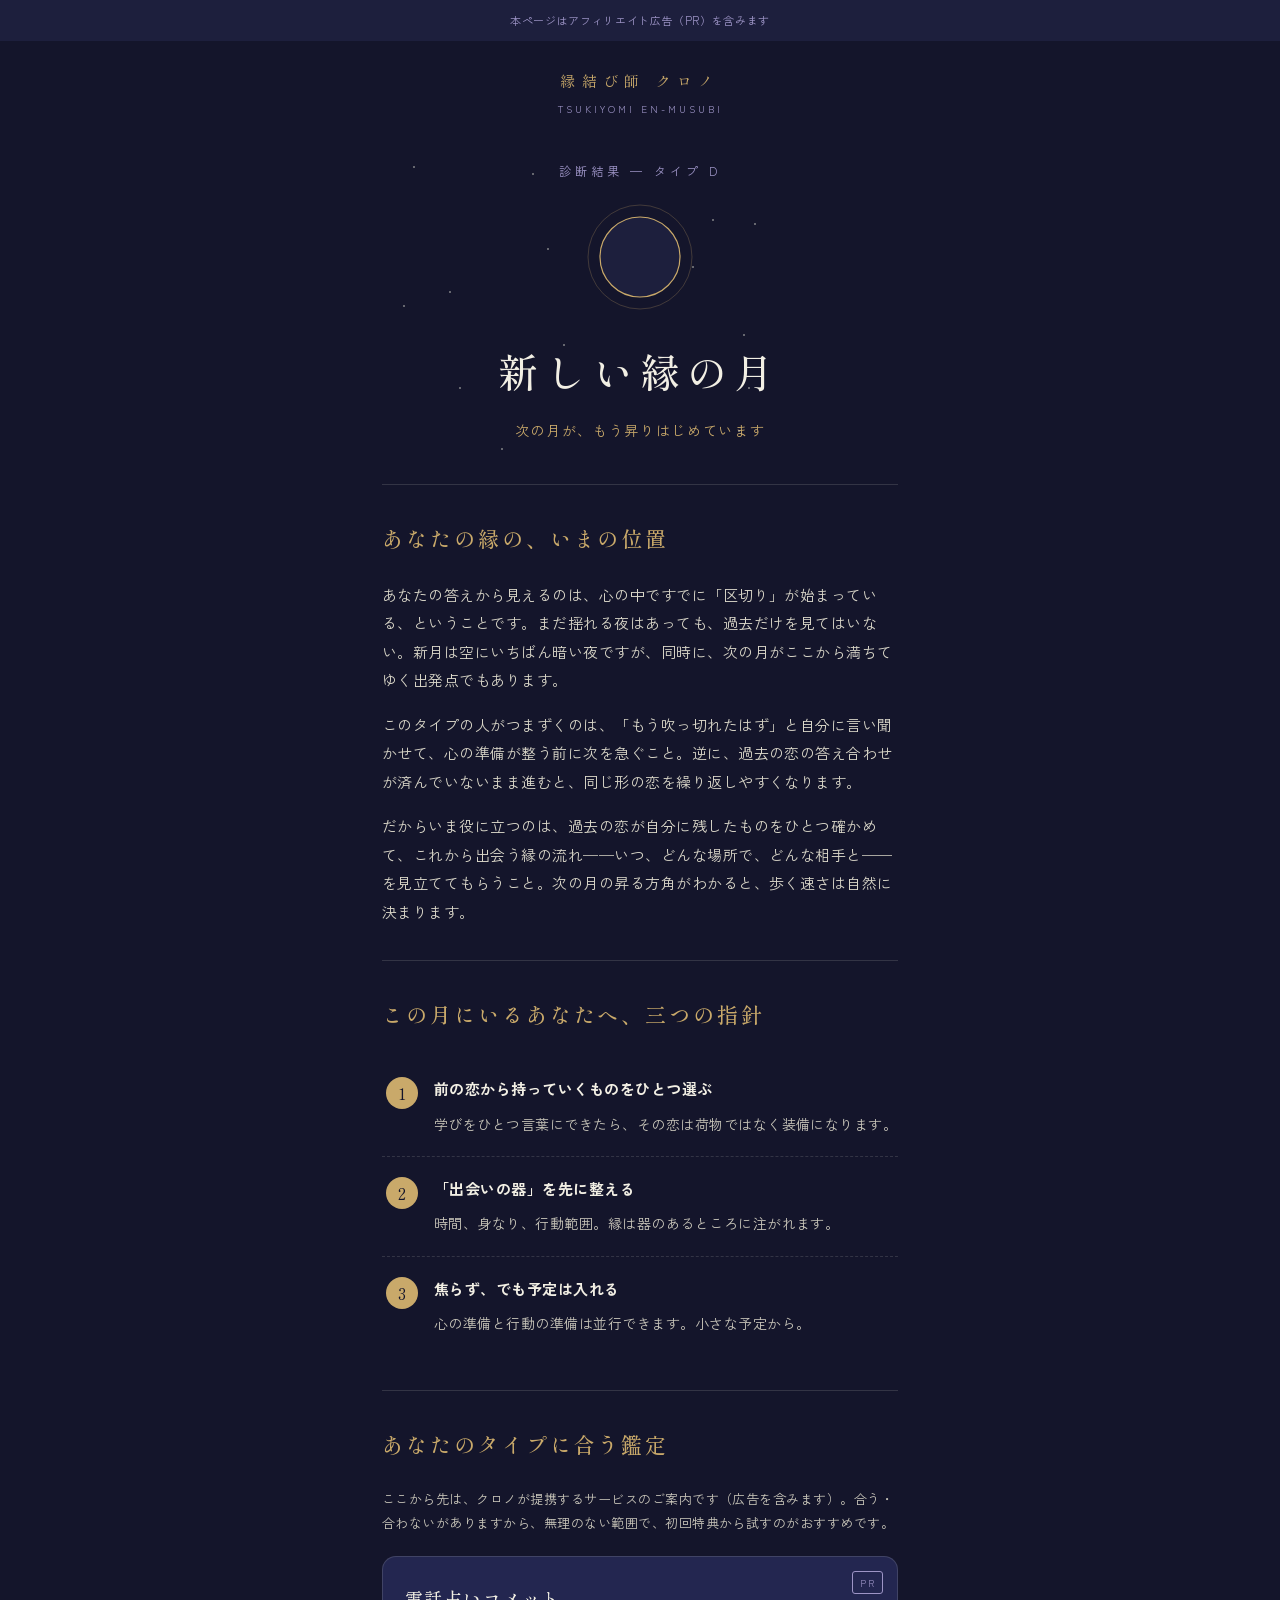
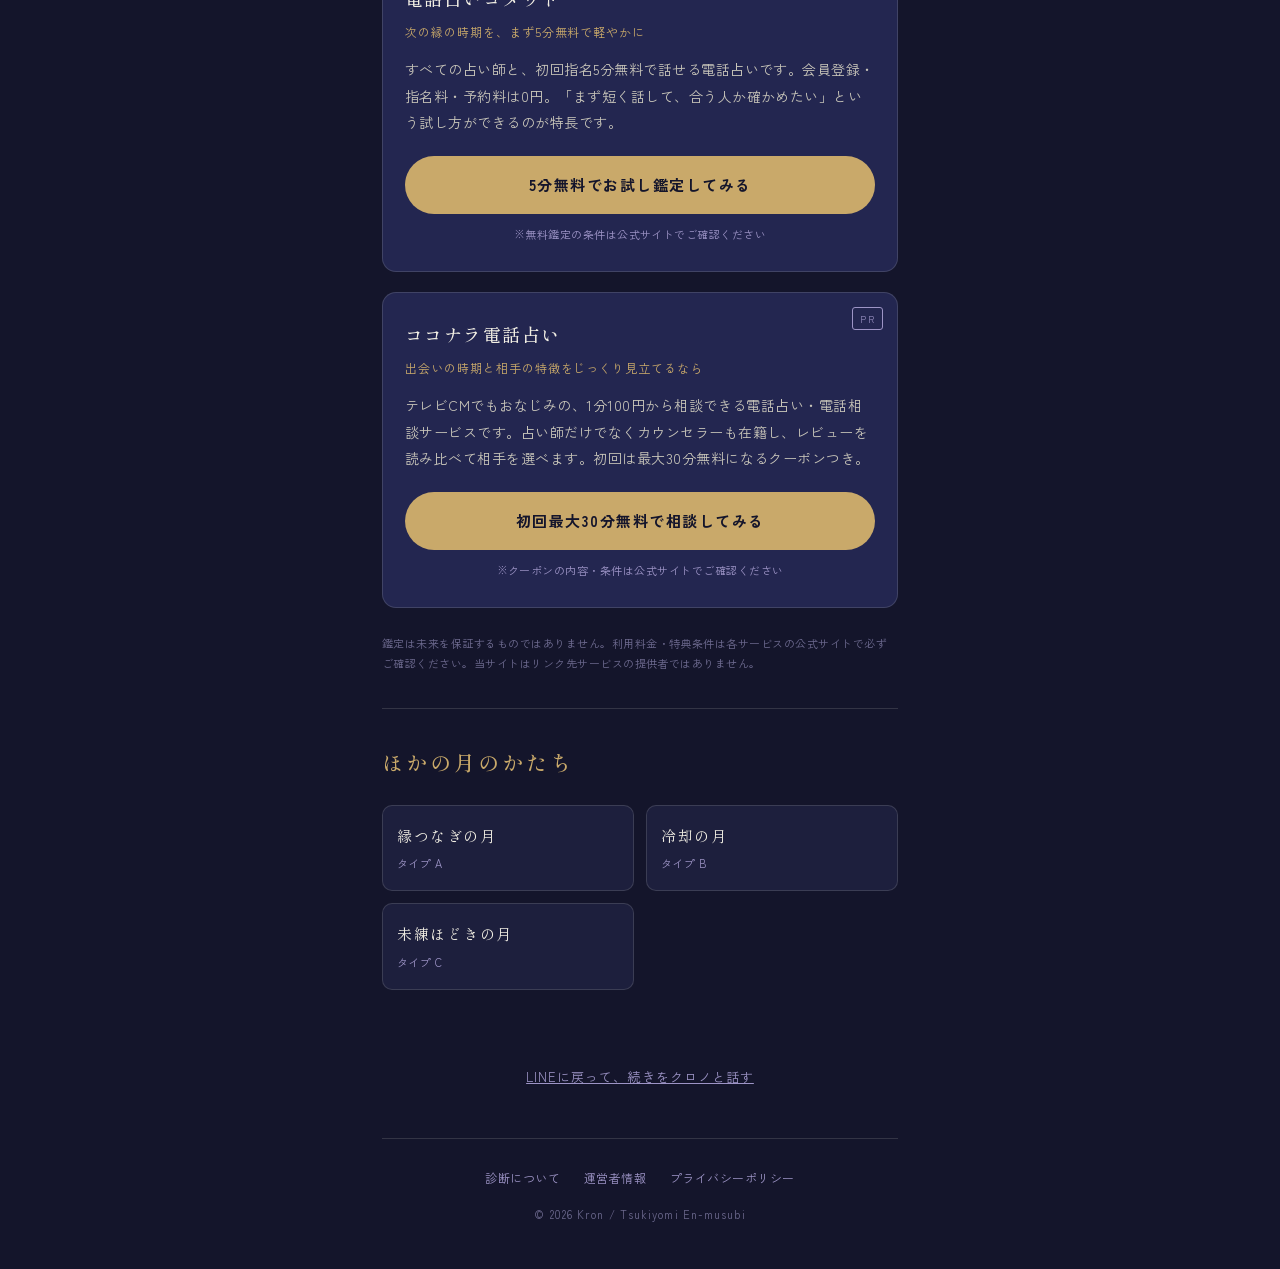
<file: type-d.html>
<!DOCTYPE html>
<html lang="ja">
<head>
<meta charset="utf-8">
<meta name="viewport" content="width=device-width, initial-scale=1">
<meta name="robots" content="noindex">
<title>新しい縁の月｜クロノの縁結び診断</title>
<meta name="description" content="気持ちに区切りがつきはじめたあなたへ。次の縁を迎える準備の整え方。">
<link rel="preconnect" href="https://fonts.googleapis.com">
<link href="https://fonts.googleapis.com/css2?family=Shippori+Mincho:wght@500;600&family=Zen+Kaku+Gothic+New:wght@400;700&display=swap" rel="stylesheet">
<link rel="stylesheet" href="css/style.css">

<script async src="https://www.googletagmanager.com/gtag/js?id=G-Y9PXY6FEEC"></script>
<script>
  window.dataLayer = window.dataLayer || [];
  function gtag(){dataLayer.push(arguments);}
  gtag('js', new Date());

  gtag('config', 'G-Y9PXY6FEEC');
</script>

</head>
<body>
<div class="pr-note">本ページはアフィリエイト広告（PR）を含みます</div>
<header class="site">
  <div class="brand">縁結び師 クロノ</div>
  <div class="brand-sub">TSUKIYOMI EN-MUSUBI</div>
</header>
<div class="wrap">

<div class="hero"><div class="stars"><span style="left:70%;top:58%"></span><span style="left:13%;top:46%"></span><span style="left:4%;top:50%"></span><span style="left:64%;top:26%"></span><span style="left:6%;top:11%"></span><span style="left:35%;top:61%"></span><span style="left:72%;top:27%"></span><span style="left:60%;top:39%"></span><span style="left:29%;top:13%"></span><span style="left:15%;top:73%"></span><span style="left:69%;top:85%"></span><span style="left:23%;top:90%"></span><span style="left:71%;top:73%"></span><span style="left:32%;top:34%"></span></div>
  <div class="type-eyebrow">診断結果 ─ タイプ D</div>
  <svg class="moon-svg" width="120" height="120" viewBox="0 0 120 120" role="img" aria-label="月相"><circle cx="60" cy="60" r="52" fill="none" stroke="#c9a96a" stroke-opacity="0.25" stroke-width="1"/><circle cx="60" cy="60" r="40" fill="#1d1f3d" stroke="#c9a96a" stroke-width="1.2"/></svg>
  <h1 class="type-name">新しい縁の月</h1>
  <div class="type-catch">次の月が、もう昇りはじめています</div>
</div>
<section class="reading">
  <h2 class="sec">あなたの縁の、いまの位置</h2>
  <p>あなたの答えから見えるのは、心の中ですでに「区切り」が始まっている、ということです。まだ揺れる夜はあっても、過去だけを見てはいない。新月は空にいちばん暗い夜ですが、同時に、次の月がここから満ちてゆく出発点でもあります。</p><p>このタイプの人がつまずくのは、「もう吹っ切れたはず」と自分に言い聞かせて、心の準備が整う前に次を急ぐこと。逆に、過去の恋の答え合わせが済んでいないまま進むと、同じ形の恋を繰り返しやすくなります。</p><p>だからいま役に立つのは、過去の恋が自分に残したものをひとつ確かめて、これから出会う縁の流れ──いつ、どんな場所で、どんな相手と──を見立ててもらうこと。次の月の昇る方角がわかると、歩く速さは自然に決まります。</p>
</section>
<section>
  <h2 class="sec">この月にいるあなたへ、三つの指針</h2>
  <ul class="guide"><li><b>前の恋から持っていくものをひとつ選ぶ</b><span>学びをひとつ言葉にできたら、その恋は荷物ではなく装備になります。</span></li><li><b>「出会いの器」を先に整える</b><span>時間、身なり、行動範囲。縁は器のあるところに注がれます。</span></li><li><b>焦らず、でも予定は入れる</b><span>心の準備と行動の準備は並行できます。小さな予定から。</span></li></ul>
</section>
<section>
  <h2 class="sec">あなたのタイプに合う鑑定</h2>
  <p style="font-size:13px;color:#c9c6ba;margin-bottom:20px">ここから先は、クロノが提携するサービスのご案内です（広告を含みます）。合う・合わないがありますから、無理のない範囲で、初回特典から試すのがおすすめです。</p>
  <div class="rec-cards">
<div class="card">
  <span class="pr-badge">PR</span>
  <h3>電話占いコメット</h3>
  <div class="fit">次の縁の時期を、まず5分無料で軽やかに</div>
  <p>すべての占い師と、初回指名5分無料で話せる電話占いです。会員登録・指名料・予約料は0円。「まず短く話して、合う人か確かめたい」という試し方ができるのが特長です。</p>
  <a class="cta" href="https://px.a8.net/svt/ejp?a8mat=4B66KI+4WTS7U+48YY+5YJRM" rel="nofollow sponsored">5分無料でお試し鑑定してみる</a>
  <div class="note">※無料鑑定の条件は公式サイトでご確認ください</div>
</div>
<div class="card">
  <span class="pr-badge">PR</span>
  <h3>ココナラ電話占い</h3>
  <div class="fit">出会いの時期と相手の特徴をじっくり見立てるなら</div>
  <p>テレビCMでもおなじみの、1分100円から相談できる電話占い・電話相談サービスです。占い師だけでなくカウンセラーも在籍し、レビューを読み比べて相手を選べます。初回は最大30分無料になるクーポンつき。</p>
  <a class="cta" href="https://px.a8.net/svt/ejp?a8mat=4B66KI+4RGVRU+2PEO+HUD03&a8ejpredirect=https%3A%2F%2Fcoconala.com%2Fcategories%2F3%3Fservice_kind%3D1" rel="nofollow sponsored">初回最大30分無料で相談してみる</a>
  <div class="note">※クーポンの内容・条件は公式サイトでご確認ください</div>
</div></div>
  <p class="disclaimer">鑑定は未来を保証するものではありません。利用料金・特典条件は各サービスの公式サイトで必ずご確認ください。当サイトはリンク先サービスの提供者ではありません。</p>
</section>
<section>
  <h2 class="sec">ほかの月のかたち</h2>
  <div class="others"><a href="type-a.html"><div class="o-name">縁つなぎの月</div><div class="o-sub">タイプ A</div></a><a href="type-b.html"><div class="o-name">冷却の月</div><div class="o-sub">タイプ B</div></a><a href="type-c.html"><div class="o-name">未練ほどきの月</div><div class="o-sub">タイプ C</div></a></div>
</section>
<div class="line-back"><a href="https://lin.ee/uAOGnYP">LINEに戻って、続きをクロノと話す</a></div>

<footer class="site">
  <nav>
    <a href="index.html">診断について</a>
    <a href="about.html">運営者情報</a>
    <a href="privacy.html">プライバシーポリシー</a>
  </nav>
  <div class="copy">&copy; 2026 Kron / Tsukiyomi En-musubi</div>
</footer>
</div>

<script>
document.addEventListener('DOMContentLoaded', function() {
  document.querySelectorAll('.cta').forEach(function(button) {
    button.addEventListener('click', function() {
      gtag('event', 'affiliate_click', {
        'link_url': this.href,
        'page_type': document.title
      });
    });
  });
});
</script>
</body>
</html>
</file>
<file: css/style.css>
:root {
  --night: #14152b;
  --night-2: #1d1f3d;
  --card: #232650;
  --moon: #f2efe4;
  --gold: #c9a96a;
  --gold-deep: #a9853f;
  --wisteria: #9d94c6;
  --line: rgba(242, 239, 228, 0.14);
  --font-display: "Shippori Mincho", serif;
  --font-body: "Zen Kaku Gothic New", sans-serif;
}
* { margin: 0; padding: 0; box-sizing: border-box; }
html { -webkit-text-size-adjust: 100%; }
body {
  background: var(--night);
  color: var(--moon);
  font-family: var(--font-body);
  font-size: 16px;
  line-height: 1.9;
  letter-spacing: 0.03em;
}
.wrap { max-width: 560px; margin: 0 auto; padding: 0 22px; }

.pr-note {
  font-size: 11px;
  color: var(--wisteria);
  text-align: center;
  padding: 10px 16px;
  background: var(--night-2);
  letter-spacing: 0.06em;
}

header.site {
  text-align: center;
  padding: 26px 0 8px;
}
header.site .brand {
  font-family: var(--font-display);
  font-size: 15px;
  letter-spacing: 0.42em;
  color: var(--gold);
}
header.site .brand-sub {
  font-size: 10px;
  letter-spacing: 0.3em;
  color: var(--wisteria);
  margin-top: 4px;
}

.hero { text-align: center; padding: 34px 0 40px; position: relative; }
.moon-svg { display: block; margin: 0 auto 26px; }
.type-eyebrow {
  font-size: 12px;
  letter-spacing: 0.34em;
  color: var(--wisteria);
  margin-bottom: 14px;
}
h1.type-name {
  font-family: var(--font-display);
  font-weight: 500;
  font-size: 40px;
  letter-spacing: 0.18em;
  line-height: 1.4;
  color: var(--moon);
}
.type-catch {
  margin-top: 18px;
  font-size: 14px;
  color: var(--gold);
  letter-spacing: 0.12em;
}

.stars { position: absolute; inset: 0; pointer-events: none; overflow: hidden; }
.stars span {
  position: absolute; width: 2px; height: 2px; border-radius: 50%;
  background: var(--moon); opacity: 0.5;
}
@media (prefers-reduced-motion: no-preference) {
  .stars span { animation: tw 3.4s ease-in-out infinite; }
  .stars span:nth-child(2n) { animation-delay: 1.1s; }
  .stars span:nth-child(3n) { animation-delay: 2.2s; }
  @keyframes tw { 0%, 100% { opacity: 0.15; } 50% { opacity: 0.7; } }
}

section { padding: 34px 0; border-top: 1px solid var(--line); }
h2.sec {
  font-family: var(--font-display);
  font-weight: 500;
  font-size: 21px;
  letter-spacing: 0.14em;
  color: var(--gold);
  margin-bottom: 22px;
}
p + p { margin-top: 16px; }
.reading p { color: #d9d6c8; font-size: 15px; }

.guide { list-style: none; counter-reset: g; }
.guide li {
  counter-increment: g;
  padding: 18px 0 18px 52px;
  position: relative;
  border-bottom: 1px dashed var(--line);
}
.guide li:last-child { border-bottom: none; }
.guide li::before {
  content: counter(g);
  position: absolute; left: 4px; top: 20px;
  width: 32px; height: 32px; line-height: 32px;
  text-align: center;
  font-family: var(--font-display);
  font-size: 16px;
  color: var(--night);
  background: var(--gold);
  border-radius: 50%;
}
.guide b { display: block; font-size: 15px; color: var(--moon); margin-bottom: 4px; }
.guide span { font-size: 14px; color: #c9c6ba; }

.rec-cards { display: grid; gap: 20px; }
.card {
  background: var(--card);
  border: 1px solid var(--line);
  border-radius: 14px;
  padding: 24px 22px 26px;
  position: relative;
}
.card .pr-badge {
  position: absolute; top: 14px; right: 14px;
  font-size: 10px; letter-spacing: 0.14em;
  color: var(--wisteria);
  border: 1px solid var(--wisteria);
  border-radius: 3px;
  padding: 1px 7px;
}
.card h3 {
  font-family: var(--font-display);
  font-weight: 500;
  font-size: 18px;
  letter-spacing: 0.08em;
  color: var(--moon);
  margin-bottom: 6px;
}
.card .fit {
  font-size: 12px; color: var(--gold);
  letter-spacing: 0.08em; margin-bottom: 12px;
}
.card p { font-size: 14px; color: #c9c6ba; }
.cta {
  display: block;
  margin-top: 20px;
  text-align: center;
  background: var(--gold);
  color: var(--night);
  font-weight: 700;
  font-size: 15px;
  letter-spacing: 0.1em;
  text-decoration: none;
  border-radius: 999px;
  padding: 15px 10px;
  transition: background 0.2s;
}
.cta:hover, .cta:focus-visible { background: var(--gold-deep); }
.cta:focus-visible { outline: 2px solid var(--moon); outline-offset: 3px; }
.card .note { font-size: 11px; color: var(--wisteria); margin-top: 10px; text-align: center; }

.others { display: grid; grid-template-columns: 1fr 1fr; gap: 12px; }
.others a {
  display: block; text-decoration: none;
  background: var(--night-2);
  border: 1px solid var(--line);
  border-radius: 10px;
  padding: 16px 14px;
  color: var(--moon);
  transition: border-color 0.2s;
}
.others a:hover, .others a:focus-visible { border-color: var(--gold); }
.others .o-name { font-family: var(--font-display); font-size: 15px; letter-spacing: 0.1em; }
.others .o-sub { font-size: 11px; color: var(--wisteria); margin-top: 3px; }

.line-back {
  text-align: center; padding: 36px 0 8px;
}
.line-back a {
  color: var(--wisteria); font-size: 13px; letter-spacing: 0.08em;
}

footer.site {
  margin-top: 40px;
  border-top: 1px solid var(--line);
  padding: 28px 0 44px;
  text-align: center;
}
footer.site nav { font-size: 12px; }
footer.site nav a { color: var(--wisteria); text-decoration: none; margin: 0 10px; }
footer.site nav a:hover { color: var(--moon); }
footer.site .copy { font-size: 11px; color: #6d6a8f; margin-top: 14px; letter-spacing: 0.1em; }

.legal h1 { font-family: var(--font-display); font-size: 24px; letter-spacing: 0.14em; padding: 40px 0 10px; color: var(--gold); font-weight: 500; }
.legal h2 { font-size: 16px; margin: 28px 0 8px; color: var(--moon); }
.legal p, .legal li { font-size: 14px; color: #c9c6ba; }
.legal ul { padding-left: 20px; }

.disclaimer { font-size: 11px; color: #6d6a8f; margin-top: 26px; line-height: 1.8; }
</file>
